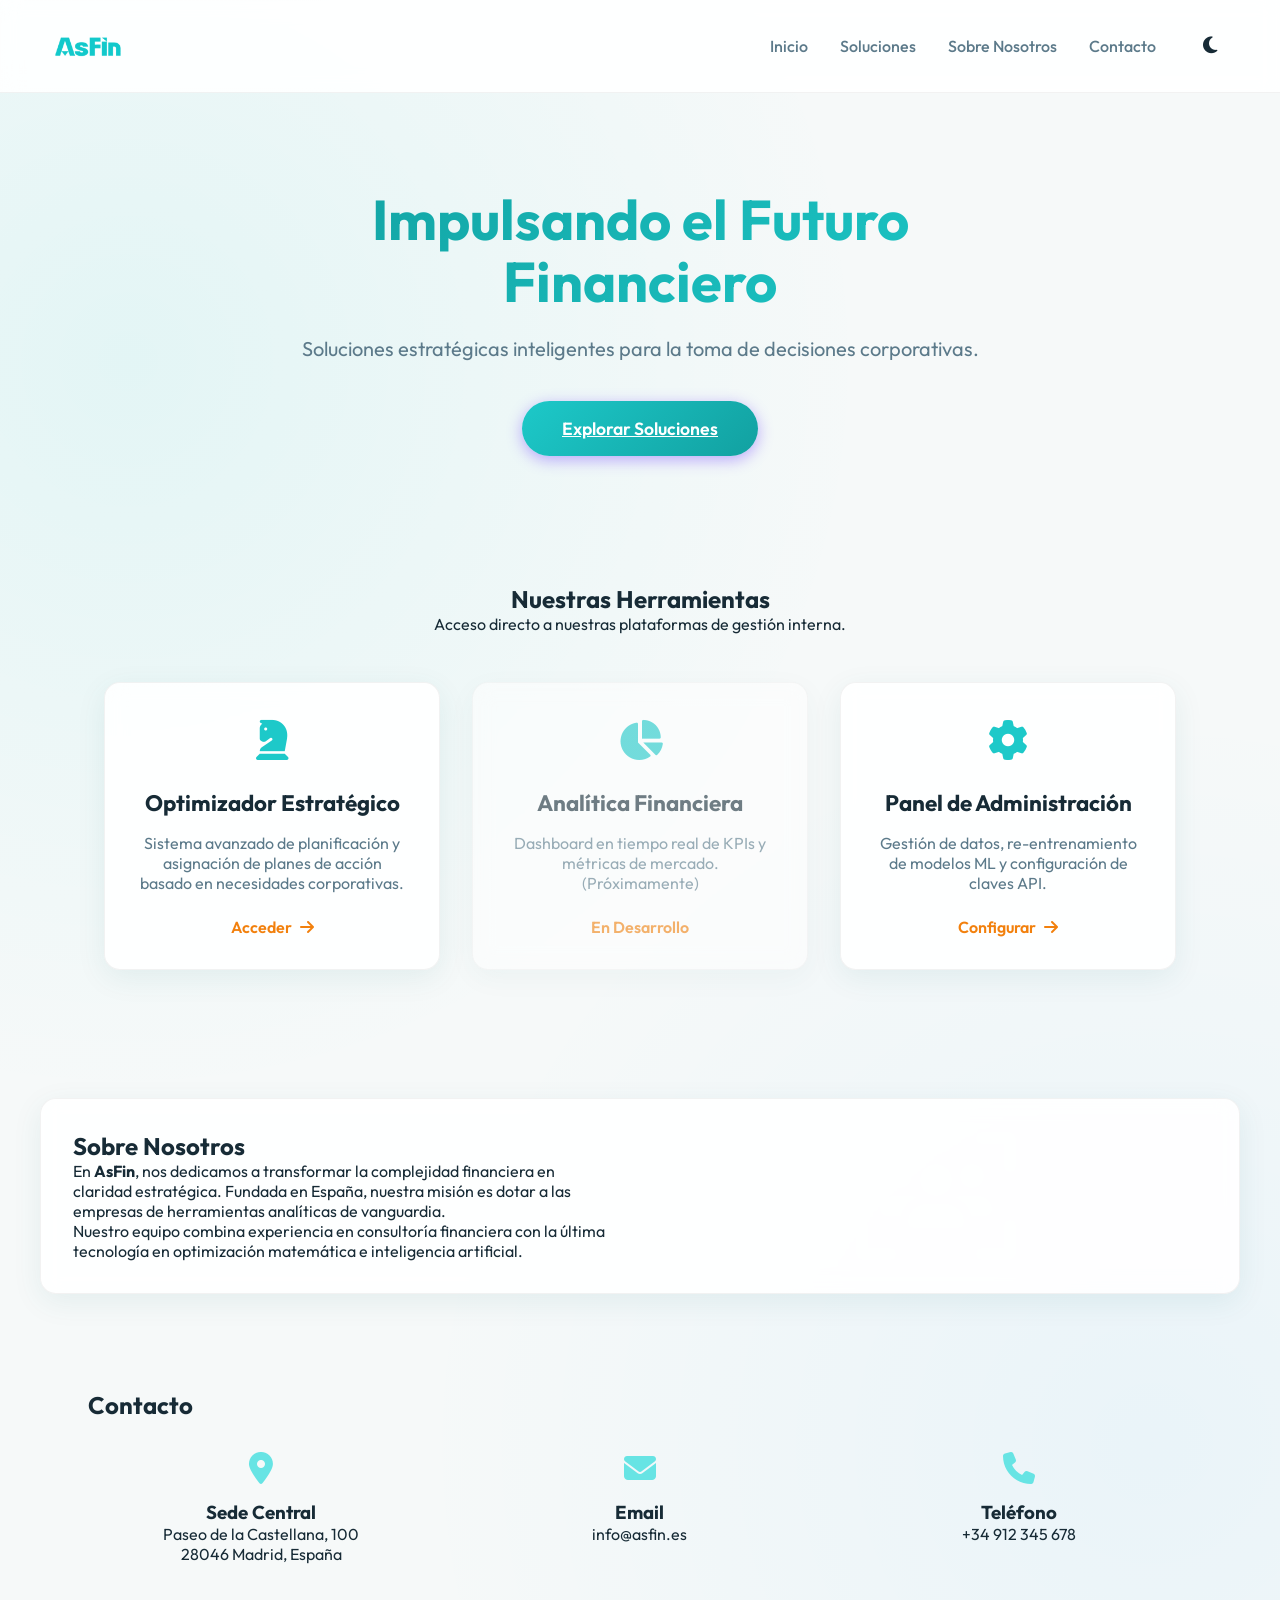
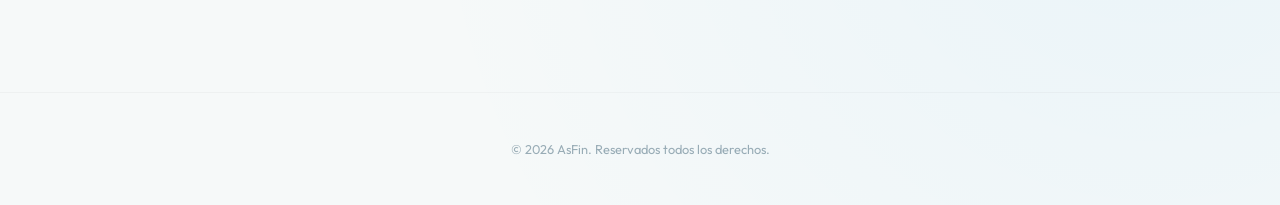
<file: src/static/index.html>
<!DOCTYPE html>
<html lang="es">

<head>
    <meta charset="UTF-8">
    <meta name="viewport" content="width=device-width, initial-scale=1.0">
    <title>AsFin - Portal Corporativo</title>
    <link rel="preconnect" href="https://fonts.googleapis.com">
    <link rel="preconnect" href="https://fonts.gstatic.com" crossorigin>
    <link href="https://fonts.googleapis.com/css2?family=Outfit:wght@300;400;500;600;700&display=swap" rel="stylesheet">
    <link rel="stylesheet" href="style.css?v=1.4">
    <link rel="stylesheet" href="https://cdnjs.cloudflare.com/ajax/libs/font-awesome/6.4.0/css/all.min.css">
    <link rel="icon" type="image/png" href="images/logo_barra_web.png">
    <script>
        (function () {
            const savedTheme = localStorage.getItem('theme');
            const systemPrefersLight = window.matchMedia('(prefers-color-scheme: light)').matches;
            const isLight = savedTheme === 'light' || (!savedTheme && systemPrefersLight);
            document.documentElement.setAttribute('data-theme', isLight ? 'light' : 'dark');
        })();
    </script>
</head>

<body class="portal-body">
    <nav class="portal-nav">
        <div class="nav-logo">
            <img src="images/logo.png" alt="AsFin Logo" style="height: 40px;">
        </div>
        <div class="nav-links">
            <a href="#home">Inicio</a>
            <a href="#solutions">Soluciones</a>
            <a href="#about">Sobre Nosotros</a>
            <a href="#contact">Contacto</a>
            <button id="themeToggle" class="theme-toggle" aria-label="Cambiar tema">
                <i class="fa-solid fa-moon"></i>
            </button>
        </div>
    </nav>

    <header id="home" class="hero-section">
        <div class="hero-content">
            <h1>Impulsando el Futuro Financiero</h1>
            <p>Soluciones estratégicas inteligentes para la toma de decisiones corporativas.</p>
            <a href="#solutions" class="primary-btn">Explorar Soluciones</a>
        </div>
        <div class="hero-bg-accent"></div>
    </header>

    <section id="solutions" class="solutions-section">
        <div class="section-title">
            <h2>Nuestras Herramientas</h2>
            <p>Acceso directo a nuestras plataformas de gestión interna.</p>
        </div>

        <div class="cards-grid">
            <div class="solution-card glass-panel" onclick="window.location.href='optimizer.html'">
                <div class="card-icon">
                    <i class="fa-solid fa-chess-knight"></i>
                </div>
                <h3>Optimizador Estratégico</h3>
                <p>Sistema avanzado de planificación y asignación de planes de acción basado en necesidades
                    corporativas.</p>
                <span class="card-link">Acceder <i class="fa-solid fa-arrow-right"></i></span>
            </div>

            <div class="solution-card glass-panel disabled">
                <div class="card-icon">
                    <i class="fa-solid fa-chart-pie"></i>
                </div>
                <h3>Analítica Financiera</h3>
                <p>Dashboard en tiempo real de KPIs y métricas de mercado. (Próximamente)</p>
                <span class="card-link">En Desarrollo</span>
            </div>

            <div class="solution-card glass-panel" onclick="window.location.href='admin.html'">
                <div class="card-icon">
                    <i class="fa-solid fa-gear"></i>
                </div>
                <h3>Panel de Administración</h3>
                <p>Gestión de datos, re-entrenamiento de modelos ML y configuración de claves API.</p>
                <span class="card-link">Configurar <i class="fa-solid fa-arrow-right"></i></span>
            </div>
        </div>
    </section>

    <section id="about" class="about-section glass-panel">
        <div class="content-row">
            <div class="text-col">
                <h2>Sobre Nosotros</h2>
                <p>En <strong>AsFin</strong>, nos dedicamos a transformar la complejidad financiera en claridad
                    estratégica. Fundada en España, nuestra misión es dotar a las empresas de herramientas analíticas de
                    vanguardia.</p>
                <p>Nuestro equipo combina experiencia en consultoría financiera con la última tecnología en optimización
                    matemática e inteligencia artificial.</p>
            </div>
            <div class="image-col">
                <i class="fa-solid fa-users-viewfinder huge-icon"></i>
            </div>
        </div>
    </section>

    <section id="contact" class="contact-section">
        <h2>Contacto</h2>
        <div class="contact-grid">
            <div class="contact-item">
                <i class="fa-solid fa-location-dot"></i>
                <h3>Sede Central</h3>
                <p>Paseo de la Castellana, 100<br>28046 Madrid, España</p>
            </div>
            <div class="contact-item">
                <i class="fa-solid fa-envelope"></i>
                <h3>Email</h3>
                <p>info@asfin.es</p>
            </div>
            <div class="contact-item">
                <i class="fa-solid fa-phone"></i>
                <h3>Teléfono</h3>
                <p>+34 912 345 678</p>
            </div>
        </div>
    </section>

    <footer class="portal-footer">
        <p>&copy; 2026 AsFin. Reservados todos los derechos.</p>
    </footer>
    <script src="theme.js?v=1.3"></script>
</body>

</html>
</file>
<file: src/static/style.css>
:root {
    /* Shared Colors */
    --primary-hue: 180;
    /* Turquoise */
    --accent: hsl(30, 90%, 60%);
    --radius-lg: 16px;
    --radius-md: 8px;
    --radius-sm: 4px;
    --font-main: 'Outfit', sans-serif;

    /* Dark Theme Default */
    --primary: hsl(var(--primary-hue), 70%, 50%);
    --primary-dark: hsl(var(--primary-hue), 80%, 35%);
    --primary-light: hsl(var(--primary-hue), 70%, 75%);
    --bg-dark: hsl(220, 20%, 10%);
    --bg-card: hsl(220, 20%, 15%);
    --text-main: hsl(0, 0%, 95%);
    --text-muted: hsl(220, 10%, 70%);
    --glass-bg: rgba(255, 255, 255, 0.05);
    --glass-border: rgba(255, 255, 255, 0.1);
    --shadow-soft: 0 8px 32px 0 rgba(0, 0, 0, 0.3);

    --grad-1: rgba(0, 200, 200, 0.1);
    --grad-2: rgba(0, 150, 200, 0.05);

    --h1-grad-start: #fff;
    --h1-grad-end: var(--primary-light);
    --nav-bg: rgba(10, 10, 20, 0.8);
    --nav-border: var(--glass-border);
}

[data-theme="light"] {
    --primary: hsl(var(--primary-hue), 75%, 45%);
    --primary-dark: hsl(var(--primary-hue), 80%, 35%);
    --primary-light: hsl(var(--primary-hue), 70%, 65%);
    --bg-dark: hsl(180, 20%, 97%);
    --bg-card: #ffffff;
    --text-main: hsl(200, 40%, 15%);
    --text-muted: hsl(200, 20%, 45%);
    --glass-bg: rgba(255, 255, 255, 0.9);
    --glass-border: rgba(0, 0, 0, 0.05);
    --shadow-soft: 0 8px 30px rgba(0, 100, 100, 0.08);

    --grad-1: rgba(0, 200, 200, 0.08);
    --grad-2: rgba(0, 150, 255, 0.05);
    --accent: hsl(30, 90%, 50%);

    --h1-grad-start: var(--primary-dark);
    --h1-grad-end: var(--primary);

    --nav-bg: rgba(255, 255, 255, 0.9);
    --nav-border: rgba(0, 0, 0, 0.05);
}

* {
    box-sizing: border-box;
    margin: 0;
    padding: 0;
    scroll-behavior: smooth;
}

body {
    font-family: var(--font-main);
    background-color: var(--bg-dark);
    color: var(--text-main);
    background-image:
        radial-gradient(circle at 10% 20%, var(--grad-1) 0%, transparent 40%),
        radial-gradient(circle at 90% 80%, var(--grad-2) 0%, transparent 40%);
    min-height: 100vh;
    transition: background-color 0.3s ease, color 0.3s ease;
}

/* Theme Toggle Button */
.theme-toggle {
    background: rgba(0, 0, 0, 0.3);
    border: 1px solid var(--glass-border);
    color: var(--text-main);
    cursor: pointer;
    font-size: 1.2rem;
    padding: 0.5rem;
    display: flex;
    align-items: center;
    justify-content: center;
    transition: all 0.3s ease;
    z-index: 1001;
    border-radius: 50%;
    width: 44px;
    height: 44px;
    backdrop-filter: blur(5px);
}

.theme-toggle.fixed-toggle {
    position: fixed;
    top: 1.5rem;
    right: 1.5rem;
    box-shadow: 0 4px 20px rgba(0, 0, 0, 0.2);
}

.theme-toggle:not(.fixed-toggle) {
    background: transparent;
    border: none;
    box-shadow: none;
    backdrop-filter: none;
}

[data-theme="light"] .theme-toggle.fixed-toggle {
    box-shadow: 0 4px 20px rgba(0, 100, 100, 0.15);
}

.theme-toggle:hover {
    transform: rotate(15deg) scale(1.1);
}

/* Navbar */
.portal-nav {
    display: flex;
    justify-content: space-between;
    align-items: center;
    padding: 1.5rem 3rem;
    backdrop-filter: blur(10px);
    background: var(--nav-bg);
    position: sticky;
    top: 0;
    z-index: 1000;
    border-bottom: 1px solid var(--nav-border);
    transition: background-color 0.3s ease, border-color 0.3s ease;
}

.nav-logo {
    display: flex;
    align-items: center;
    gap: 0.8rem;
    font-size: 1.5rem;
    font-weight: 700;
    color: var(--text-main);
}

.nav-logo i {
    color: var(--primary);
}

.nav-links {
    display: flex;
    align-items: center;
    gap: 2rem;
    /* Consistent spacing */
}

.nav-links a {
    color: var(--text-muted);
    text-decoration: none;
    font-weight: 500;
    transition: color 0.3s;
    /* remove left margin as we use flex gap */
}

.nav-links a:hover {
    color: var(--primary-light);
}

/* Hero Section */
.hero-section {
    padding: 6rem 3rem 4rem;
    text-align: center;
    position: relative;
    overflow: hidden;
}

.hero-content {
    max-width: 800px;
    margin: 0 auto;
    position: relative;
    z-index: 1;
}

.hero-content h1 {
    font-size: 3.5rem;
    margin-bottom: 1.5rem;
    line-height: 1.1;
    background: linear-gradient(135deg, var(--h1-grad-start) 0%, var(--h1-grad-end) 100%);
    -webkit-background-clip: text;
    background-clip: text;
    -webkit-text-fill-color: transparent;
}

.hero-content p {
    font-size: 1.25rem;
    color: var(--text-muted);
    margin-bottom: 2.5rem;
}

/* Solutions Section */
.solutions-section {
    padding: 4rem 3rem;
    max-width: 1200px;
    margin: 0 auto;
}

.section-title {
    text-align: center;
    margin-bottom: 3rem;
}

.cards-grid {
    display: grid;
    grid-template-columns: repeat(auto-fit, minmax(300px, 1fr));
    gap: 2rem;
    padding: 0 1rem;
}

.solution-card {
    padding: 2.5rem;
    text-align: center;
    cursor: pointer;
    transition: all 0.3s ease;
    border: 1px solid var(--glass-border);
    background: rgba(255, 255, 255, 0.03);
}

.solution-card:hover {
    transform: translateY(-5px);
    background: rgba(255, 255, 255, 0.07);
    border-color: var(--primary);
}

.card-icon {
    font-size: 2.5rem;
    color: var(--primary);
    margin-bottom: 1.5rem;
}

.solution-card h3 {
    margin-bottom: 1rem;
    font-size: 1.4rem;
}

.solution-card p {
    color: var(--text-muted);
    margin-bottom: 1.5rem;
    min-height: 3rem;
}

.card-link {
    color: var(--accent);
    font-weight: 600;
    display: inline-flex;
    align-items: center;
    gap: 0.5rem;
}

.solution-card.disabled {
    opacity: 0.6;
    cursor: default;
}

.solution-card.disabled:hover {
    transform: none;
    border-color: var(--glass-border);
}

/* About & Contact */
.about-section,
.contact-section {
    padding: 4rem 3rem;
    max-width: 1200px;
    margin: 2rem auto;
}

.content-row {
    display: flex;
    align-items: center;
    gap: 3rem;
}

.text-col {
    flex: 1;
}

.image-col {
    flex: 1;
    text-align: center;
}

.huge-icon {
    font-size: 8rem;
    color: rgba(255, 255, 255, 0.05);
}

.contact-grid {
    display: grid;
    grid-template-columns: repeat(3, 1fr);
    gap: 2rem;
    margin-top: 2rem;
    text-align: center;
}

.contact-item i {
    font-size: 2rem;
    color: var(--primary-light);
    margin-bottom: 1rem;
}

/* Back Button */
.back-home-btn {
    position: fixed;
    top: 2rem;
    left: 2rem;
    color: var(--text-muted);
    text-decoration: none;
    display: flex;
    align-items: center;
    gap: 0.5rem;
    background: rgba(0, 0, 0, 0.3);
    padding: 0.5rem 1rem;
    border-radius: 20px;
    backdrop-filter: blur(5px);
    transition: all 0.3s;
    z-index: 100;
}

.back-home-btn:hover {
    color: var(--text-main);
    background: rgba(255, 255, 255, 0.1);
}

/* Footer */
.portal-footer {
    text-align: center;
    padding: 3rem;
    border-top: 1px solid var(--glass-border);
    color: var(--text-muted);
    margin-top: 4rem;
}

/* Existing utility updates */
.app-container {
    max-width: 1200px;
    margin: 0 auto;
    padding: 2rem;
}

/* Header */
.main-header {
    text-align: center;
    margin-bottom: 3rem;
    animation: fadeInDown 0.8s ease-out;
}

.logo-area {
    display: flex;
    align-items: center;
    justify-content: center;
    gap: 1rem;
}

.header-top {
    display: flex;
    justify-content: center;
    align-items: center;
    position: relative;
    max-width: 800px;
    margin: 0 auto 0.5rem;
}

.header-top .theme-toggle {
    position: absolute;
    right: 0;
}

.logo-area i {
    font-size: 2rem;
    color: var(--primary);
    filter: drop-shadow(0 0 10px rgba(100, 50, 255, 0.5));
}

.main-header h1 {
    font-size: 2.5rem;
    font-weight: 700;
    letter-spacing: -0.02em;
    background: linear-gradient(135deg, var(--h1-grad-start) 0%, var(--h1-grad-end) 100%);
    -webkit-background-clip: text;
    background-clip: text;
    -webkit-text-fill-color: transparent;
}

.subtitle {
    color: var(--text-muted);
    font-size: 1.1rem;
    font-weight: 300;
}

/* Glass Panel */
.glass-panel {
    background: var(--glass-bg);
    backdrop-filter: blur(10px);
    border: 1px solid var(--glass-border);
    border-radius: var(--radius-lg);
    padding: 2rem;
    box-shadow: var(--shadow-soft);
    margin-bottom: 2rem;
}

/* Needs Section */
.needs-section {
    animation: fadeIn 1s ease-out;
}

.section-header {
    margin-bottom: 1.5rem;
    display: flex;
    justify-content: space-between;
    align-items: flex-end;
}

.section-header h2 {
    font-size: 1.5rem;
    color: var(--primary-light);
    display: flex;
    align-items: center;
    gap: 0.5rem;
}

.section-header p {
    color: var(--text-muted);
    font-size: 0.9rem;
}

.controls-bar {
    display: flex;
    gap: 1rem;
    align-items: center;
    margin-bottom: 1.5rem;
}

.secondary-btn {
    background: rgba(255, 255, 255, 0.1);
    border: 1px solid var(--glass-border);
    color: var(--text-main);
    padding: 0.5rem 1rem;
    border-radius: var(--radius-sm);
    cursor: pointer;
    font-family: inherit;
    transition: all 0.3s ease;
}

.secondary-btn:hover {
    background: rgba(255, 255, 255, 0.2);
}

#selectionCount {
    margin-left: auto;
    font-size: 0.9rem;
    color: var(--text-muted);
}

.needs-grid {
    display: grid;
    grid-template-columns: repeat(auto-fill, minmax(280px, 1fr));
    gap: 1rem;
    max-height: 400px;
    overflow-y: auto;
    padding-right: 0.5rem;
}

/* Custom Scrollbar */
.needs-grid::-webkit-scrollbar {
    width: 6px;
}

.needs-grid::-webkit-scrollbar-track {
    background: rgba(255, 255, 255, 0.02);
}

.needs-grid::-webkit-scrollbar-thumb {
    background: rgba(255, 255, 255, 0.1);
    border-radius: 3px;
}

/* Need Item Card */
.need-item {
    background: rgba(255, 255, 255, 0.03);
    border: 1px solid transparent;
    border-radius: var(--radius-md);
    padding: 1rem;
    cursor: pointer;
    transition: all 0.2s ease;
    display: flex;
    align-items: flex-start;
    gap: 0.8rem;
    position: relative;
    overflow: hidden;
}

.need-item:hover {
    background: rgba(255, 255, 255, 0.08);
    transform: translateY(-2px);
}

.need-item.selected {
    background: rgba(100, 80, 255, 0.15);
    border-color: var(--primary);
}

.need-checkbox {
    appearance: none;
    min-width: 20px;
    height: 20px;
    border: 2px solid var(--text-muted);
    border-radius: 4px;
    margin-top: 2px;
    cursor: pointer;
    position: relative;
    transition: all 0.2s;
}

.need-checkbox:checked {
    background-color: var(--primary);
    border-color: var(--primary);
}

.need-checkbox:checked::after {
    content: '✔';
    font-size: 12px;
    color: white;
    position: absolute;
    top: 50%;
    left: 50%;
    transform: translate(-50%, -50%);
}

.need-content {
    flex: 1;
}

.need-code {
    display: block;
    font-size: 0.75rem;
    color: var(--primary-light);
    margin-bottom: 0.25rem;
    font-weight: 600;
}

.need-text {
    font-size: 0.95rem;
    color: var(--text-main);
    line-height: 1.4;
}

/* Badges */
.badges {
    display: flex;
    gap: 0.5rem;
    margin-top: 0.5rem;
}

.badge {
    font-size: 0.7rem;
    padding: 2px 6px;
    border-radius: 4px;
    background: rgba(255, 255, 255, 0.1);
}

.badge.urg-3 {
    color: #ff6b6b;
    background: rgba(255, 107, 107, 0.1);
}

.badge.urg-2 {
    color: #ffd93d;
    background: rgba(255, 217, 61, 0.1);
}

.badge.imp-3 {
    color: #4ecdc4;
    background: rgba(78, 205, 196, 0.1);
}

/* Action Area */
.action-area {
    margin-top: 2rem;
    text-align: center;
}

.action-setup {
    display: flex;
    align-items: center;
    justify-content: center;
    gap: 1rem;
    margin-bottom: 2rem;
    animation: fadeIn 1.2s ease-out;
}

.action-setup label {
    font-size: 1rem;
    color: var(--text-muted);
    font-weight: 500;
}

.plan-selector {
    background: var(--glass-bg);
    border: 1px solid var(--glass-border);
    color: var(--text-main);
    padding: 0.6rem 1.2rem;
    border-radius: var(--radius-md);
    font-family: inherit;
    font-size: 1rem;
    cursor: pointer;
    outline: none;
    transition: all 0.3s ease;
    backdrop-filter: blur(10px);
}

.plan-selector:hover,
.plan-selector:focus {
    border-color: var(--primary);
    background: rgba(255, 255, 255, 0.1);
}

.plan-selector option {
    background: var(--bg-card);
    color: var(--text-main);
}

.primary-btn {
    background: linear-gradient(135deg, var(--primary) 0%, var(--primary-dark) 100%);
    color: white;
    border: none;
    padding: 1rem 2.5rem;
    font-size: 1.1rem;
    border-radius: 50px;
    cursor: pointer;
    font-weight: 600;
    box-shadow: 0 4px 15px rgba(100, 50, 255, 0.4);
    transition: all 0.3s cubic-bezier(0.175, 0.885, 0.32, 1.275);
    display: inline-flex;
    align-items: center;
    gap: 0.8rem;
}

.primary-btn:hover {
    transform: translateY(-3px) scale(1.02);
    box-shadow: 0 8px 25px rgba(100, 50, 255, 0.6);
}

.pulse-animation {
    animation: pulse 2s infinite;
}

/* Results Section */
.results-section.hidden {
    display: none;
    opacity: 0;
}

.results-section {
    display: block;
    opacity: 1;
    animation: slideUp 0.6s ease-out;
}

.score-badge {
    background: rgba(255, 255, 255, 0.1);
    padding: 0.5rem 1rem;
    border-radius: var(--radius-md);
    text-align: right;
}

.score-badge .label {
    display: block;
    font-size: 0.75rem;
    color: var(--text-muted);
}

.score-badge .value {
    font-size: 1.5rem;
    font-weight: 700;
    color: var(--accent);
}

.results-content {
    display: grid;
    grid-template-columns: 1.2fr 0.8fr;
    gap: 2rem;
}

.results-content h3 {
    color: var(--primary-light);
    margin-bottom: 1rem;
    font-size: 1.2rem;
    border-bottom: 1px solid var(--glass-border);
    padding-bottom: 0.5rem;
}

/* Action Cards */
.actions-list {
    display: flex;
    flex-direction: column;
    gap: 1rem;
}

.action-card {
    background: rgba(255, 255, 255, 0.05);
    border-left: 4px solid var(--accent);
    padding: 1rem;
    border-radius: 0 var(--radius-md) var(--radius-md) 0;
    animation: slideInRight 0.5s ease-out forwards;
}

.action-card-header {
    display: flex;
    justify-content: space-between;
    align-items: center;
    gap: 1rem;
    flex-wrap: wrap;
    margin-bottom: 0.5rem;
}

.action-card h4 {
    font-size: 0.85rem;
    color: var(--text-muted);
    margin-bottom: 0;
    text-transform: uppercase;
    letter-spacing: 0.05em;
}

.period-badge {
    color: var(--accent);
    background: rgba(255, 140, 0, 0.1);
    font-weight: 600;
    padding: 4px 10px;
    font-size: 0.8rem;
    border: 1px solid rgba(255, 140, 0, 0.2);
}

.action-card p {
    font-size: 1rem;
    line-height: 1.5;
}

/* Assignments List */
.assignments-list {
    display: flex;
    flex-direction: column;
    gap: 0.8rem;
}

.assignment-item {
    font-size: 0.9rem;
    padding: 0.8rem;
    background: rgba(255, 255, 255, 0.02);
    border-radius: var(--radius-md);
    display: flex;
    align-items: center;
    gap: 0.5rem;
}

.arrow-icon {
    color: var(--text-muted);
    font-size: 0.8rem;
}

/* Footer */
footer {
    text-align: center;
    margin-top: 3rem;
    color: var(--text-muted);
    font-size: 0.8rem;
    opacity: 0.6;
}

/* Animations */
@keyframes fadeIn {
    from {
        opacity: 0;
    }

    to {
        opacity: 1;
    }
}

@keyframes fadeInDown {
    from {
        opacity: 0;
        transform: translateY(-20px);
    }

    to {
        opacity: 1;
        transform: translateY(0);
    }
}

@keyframes slideUp {
    from {
        opacity: 0;
        transform: translateY(20px);
    }

    to {
        opacity: 1;
        transform: translateY(0);
    }
}

@keyframes slideInRight {
    from {
        opacity: 0;
        transform: translateX(-10px);
    }

    to {
        opacity: 1;
        transform: translateX(0);
    }
}

@keyframes pulse {
    0% {
        box-shadow: 0 0 0 0 rgba(100, 50, 255, 0.4);
    }

    70% {
        box-shadow: 0 0 0 10px rgba(100, 50, 255, 0);
    }

    100% {
        box-shadow: 0 0 0 0 rgba(100, 50, 255, 0);
    }
}

.loading-spinner {
    grid-column: 1 / -1;
    text-align: center;
    padding: 2rem;
    color: var(--text-muted);
}

/* ════════════════════════════════════════════════════════════════
   ADMIN PANEL STYLES
   ════════════════════════════════════════════════════════════════ */

.admin-section {
    animation: fadeIn 0.8s ease-out;
}

.admin-section .section-header {
    flex-direction: column;
    align-items: flex-start;
    gap: 0.25rem;
}

/* ── Data Info Grid ────────────────────────────────────────────── */
.data-info-grid {
    display: grid;
    grid-template-columns: repeat(auto-fit, minmax(220px, 1fr));
    gap: 1rem;
    margin-bottom: 1.5rem;
}

.info-card {
    display: flex;
    align-items: center;
    gap: 0.75rem;
    padding: 1rem;
    background: rgba(255, 255, 255, 0.03);
    border-radius: var(--radius-md);
    border: 1px solid var(--glass-border);
    transition: all 0.3s ease;
}

.info-card:hover {
    background: rgba(255, 255, 255, 0.06);
    transform: translateY(-2px);
}

.info-card > i {
    font-size: 1.5rem;
    color: var(--primary-light);
    min-width: 2rem;
    text-align: center;
}

.info-content {
    display: flex;
    flex-direction: column;
    gap: 0.15rem;
}

.info-label {
    font-size: 0.75rem;
    color: var(--text-muted);
    text-transform: uppercase;
    letter-spacing: 0.04em;
}

.info-value {
    font-size: 0.95rem;
    font-weight: 500;
    color: var(--text-main);
}

/* ── Drop Zone ─────────────────────────────────────────────────── */
.drop-zone {
    border: 2px dashed var(--glass-border);
    border-radius: var(--radius-lg);
    padding: 3rem 2rem;
    text-align: center;
    cursor: pointer;
    transition: all 0.3s ease;
    margin-bottom: 1.5rem;
    position: relative;
    overflow: hidden;
}

.drop-zone::before {
    content: '';
    position: absolute;
    inset: 0;
    background: linear-gradient(135deg, rgba(0, 200, 200, 0.03), rgba(0, 150, 255, 0.03));
    transition: opacity 0.3s ease;
    opacity: 0;
}

.drop-zone:hover,
.drop-zone.drag-over {
    border-color: var(--primary);
    background: rgba(0, 200, 200, 0.05);
}

.drop-zone:hover::before,
.drop-zone.drag-over::before {
    opacity: 1;
}

.drop-zone.drag-over {
    transform: scale(1.01);
    box-shadow: 0 0 30px rgba(0, 200, 200, 0.15);
}

.drop-zone.uploading {
    pointer-events: none;
    opacity: 0.7;
}

.drop-zone-content {
    position: relative;
    z-index: 1;
}

.drop-icon {
    font-size: 3rem;
    color: var(--primary-light);
    margin-bottom: 1rem;
    transition: transform 0.3s ease;
}

.drop-zone:hover .drop-icon {
    transform: translateY(-5px) scale(1.1);
}

.drop-text {
    font-size: 1.05rem;
    color: var(--text-main);
    margin-bottom: 0.5rem;
}

.drop-link {
    color: var(--primary);
    font-weight: 600;
    text-decoration: underline;
    text-decoration-style: dotted;
}

.drop-hint {
    font-size: 0.8rem;
    color: var(--text-muted);
}

/* ── Upload Result ────────────────────────────────────────────── */
.upload-result {
    display: flex;
    align-items: center;
    gap: 1rem;
    padding: 1rem 1.5rem;
    border-radius: var(--radius-md);
    margin-bottom: 1.5rem;
    animation: slideUp 0.4s ease-out;
}

.upload-result.hidden {
    display: none;
}

.upload-result.success {
    background: rgba(46, 204, 113, 0.1);
    border: 1px solid rgba(46, 204, 113, 0.3);
}

.upload-result.error {
    background: rgba(255, 107, 107, 0.1);
    border: 1px solid rgba(255, 107, 107, 0.3);
}

.upload-result-icon {
    font-size: 1.5rem;
}

.upload-result.success .upload-result-icon { color: #2ecc71; }
.upload-result.error .upload-result-icon { color: #ff6b6b; }

.upload-result-info {
    display: flex;
    flex-direction: column;
    gap: 0.15rem;
}

.upload-filename {
    font-weight: 600;
    font-size: 0.95rem;
}

.upload-details {
    font-size: 0.8rem;
    color: var(--text-muted);
}

/* ── Pipeline Controls ────────────────────────────────────────── */
.pipeline-controls {
    text-align: center;
}

.train-btn {
    margin-bottom: 1.5rem;
}

.train-btn:disabled {
    opacity: 0.6;
    cursor: not-allowed;
    transform: none !important;
}

.pipeline-status {
    margin-bottom: 1rem;
}

.pipeline-status.hidden {
    display: none;
}

.pipeline-progress-bar {
    width: 100%;
    height: 8px;
    background: rgba(255, 255, 255, 0.1);
    border-radius: 4px;
    overflow: hidden;
    margin-bottom: 0.75rem;
}

.progress-fill {
    height: 100%;
    background: linear-gradient(90deg, var(--primary), var(--accent));
    border-radius: 4px;
    transition: width 0.5s ease;
    width: 0%;
    position: relative;
}

.progress-fill::after {
    content: '';
    position: absolute;
    top: 0;
    left: 0;
    right: 0;
    bottom: 0;
    background: linear-gradient(
        90deg,
        transparent,
        rgba(255, 255, 255, 0.3),
        transparent
    );
    animation: shimmer 1.5s infinite;
}

@keyframes shimmer {
    0% { transform: translateX(-100%); }
    100% { transform: translateX(100%); }
}

.pipeline-info {
    display: flex;
    justify-content: space-between;
    align-items: center;
}

.pipeline-step {
    font-size: 0.9rem;
    color: var(--text-muted);
}

.pipeline-percent {
    font-weight: 700;
    font-size: 0.9rem;
    color: var(--primary-light);
}

.pipeline-result {
    padding: 1rem 1.5rem;
    border-radius: var(--radius-md);
    font-weight: 500;
    display: flex;
    align-items: center;
    gap: 0.75rem;
    justify-content: center;
    margin-top: 1rem;
    animation: slideUp 0.4s ease-out;
}

.pipeline-result.hidden {
    display: none;
}

.pipeline-result.success {
    background: rgba(46, 204, 113, 0.1);
    border: 1px solid rgba(46, 204, 113, 0.3);
    color: #2ecc71;
}

.pipeline-result.error {
    background: rgba(255, 107, 107, 0.1);
    border: 1px solid rgba(255, 107, 107, 0.3);
    color: #ff6b6b;
}

/* ── LLM Provider Cards ───────────────────────────────────────── */
.provider-selector {
    margin-bottom: 1.5rem;
}

.provider-label {
    display: block;
    font-size: 0.9rem;
    color: var(--text-muted);
    margin-bottom: 0.75rem;
    font-weight: 500;
}

.provider-cards {
    display: grid;
    grid-template-columns: repeat(3, 1fr);
    gap: 1rem;
}

.provider-card {
    display: flex;
    flex-direction: column;
    align-items: center;
    gap: 0.5rem;
    padding: 1.5rem 1rem;
    background: rgba(255, 255, 255, 0.03);
    border: 2px solid var(--glass-border);
    border-radius: var(--radius-lg);
    cursor: pointer;
    transition: all 0.3s ease;
}

.provider-card:hover {
    background: rgba(255, 255, 255, 0.06);
    transform: translateY(-3px);
}

.provider-card.active {
    border-color: var(--primary);
    background: rgba(0, 200, 200, 0.08);
    box-shadow: 0 4px 20px rgba(0, 200, 200, 0.15);
}

.provider-icon {
    width: 48px;
    height: 48px;
    display: flex;
    align-items: center;
    justify-content: center;
    border-radius: 12px;
    font-size: 1.4rem;
}

.gemini-icon {
    background: linear-gradient(135deg, #4285f4, #34a853);
    color: white;
}

.openai-icon {
    background: linear-gradient(135deg, #10a37f, #1a7f5a);
    color: white;
}

.anthropic-icon {
    background: linear-gradient(135deg, #d4a574, #cc7832);
    color: white;
}

.provider-name {
    font-weight: 600;
    font-size: 1rem;
}

.provider-model {
    font-size: 0.75rem;
    color: var(--text-muted);
    font-family: monospace;
}

/* ── API Key Input ─────────────────────────────────────────────── */
.api-key-area {
    margin-bottom: 1.5rem;
}

.api-key-label {
    display: block;
    font-size: 0.9rem;
    color: var(--text-muted);
    margin-bottom: 0.5rem;
    font-weight: 500;
}

.api-key-input-group {
    display: flex;
    gap: 0;
    margin-bottom: 0.5rem;
}

.api-key-input {
    flex: 1;
    padding: 0.75rem 1rem;
    background: rgba(255, 255, 255, 0.05);
    border: 1px solid var(--glass-border);
    border-right: none;
    border-radius: var(--radius-md) 0 0 var(--radius-md);
    color: var(--text-main);
    font-family: monospace;
    font-size: 0.95rem;
    outline: none;
    transition: border-color 0.3s ease;
}

.api-key-input:focus {
    border-color: var(--primary);
}

.api-key-input::placeholder {
    color: var(--text-muted);
    opacity: 0.5;
}

.key-toggle-btn {
    background: rgba(255, 255, 255, 0.05);
    border: 1px solid var(--glass-border);
    border-left: none;
    border-radius: 0 var(--radius-md) var(--radius-md) 0;
    color: var(--text-muted);
    cursor: pointer;
    padding: 0 1rem;
    font-size: 1rem;
    transition: all 0.3s;
}

.key-toggle-btn:hover {
    color: var(--primary-light);
    background: rgba(255, 255, 255, 0.1);
}

.api-key-preview {
    font-size: 0.8rem;
    color: var(--text-muted);
    font-family: monospace;
}

/* ── LLM Actions ──────────────────────────────────────────────── */
.llm-actions {
    display: flex;
    gap: 1rem;
    margin-bottom: 1rem;
    flex-wrap: wrap;
}

/* ── LLM Status ───────────────────────────────────────────────── */
.llm-status {
    display: flex;
    align-items: center;
    gap: 0.75rem;
    padding: 1rem 1.5rem;
    border-radius: var(--radius-md);
    animation: slideUp 0.4s ease-out;
}

.llm-status.hidden {
    display: none;
}

.llm-status.success {
    background: rgba(46, 204, 113, 0.1);
    border: 1px solid rgba(46, 204, 113, 0.3);
}

.llm-status.success .llm-status-icon { color: #2ecc71; }

.llm-status.error {
    background: rgba(255, 107, 107, 0.1);
    border: 1px solid rgba(255, 107, 107, 0.3);
}

.llm-status.error .llm-status-icon { color: #ff6b6b; }

.llm-status-icon {
    font-size: 1.25rem;
}

.llm-status-text {
    font-size: 0.9rem;
    color: var(--text-main);
}

/* ── Responsive for Admin ─────────────────────────────────────── */
@media (max-width: 768px) {
    .provider-cards {
        grid-template-columns: 1fr;
    }
    .data-info-grid {
        grid-template-columns: 1fr 1fr;
    }
    .llm-actions {
        flex-direction: column;
    }
    .llm-actions .primary-btn,
    .llm-actions .secondary-btn {
        width: 100%;
        justify-content: center;
    }
}
</file>
